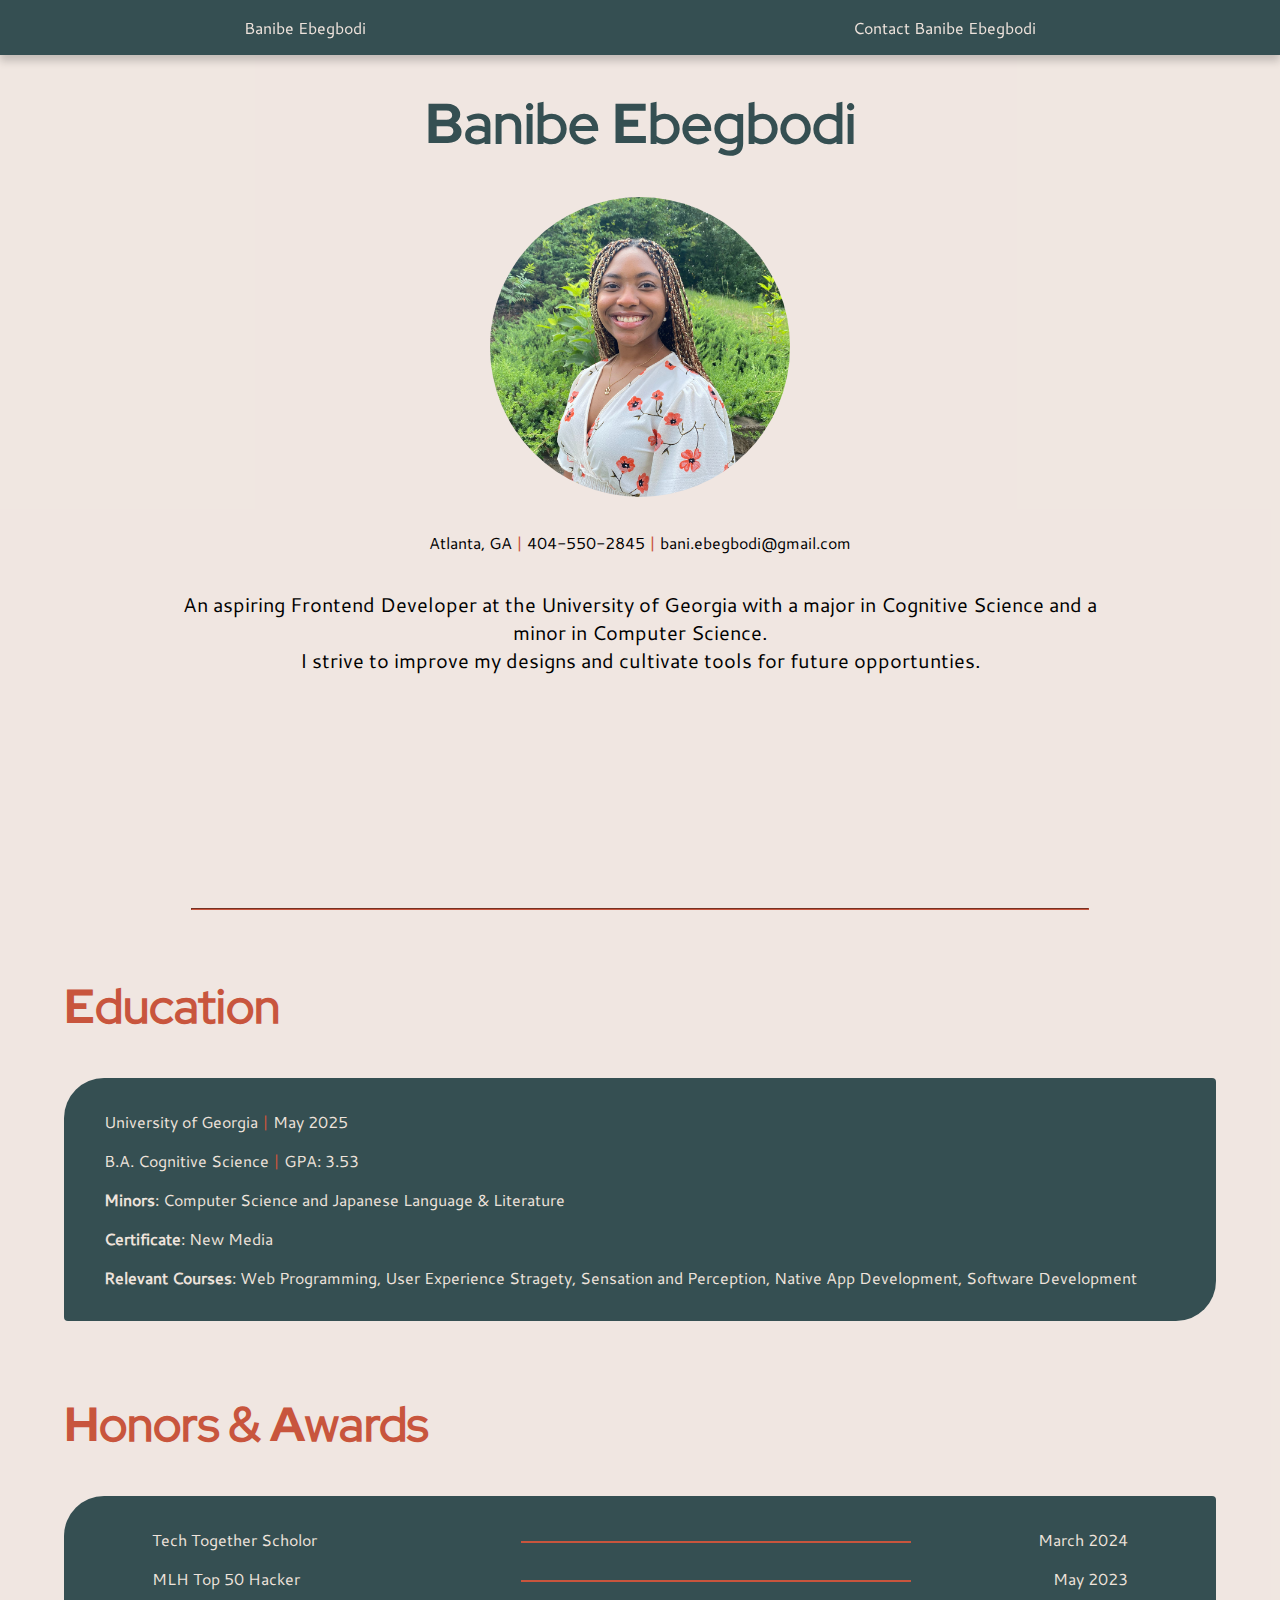
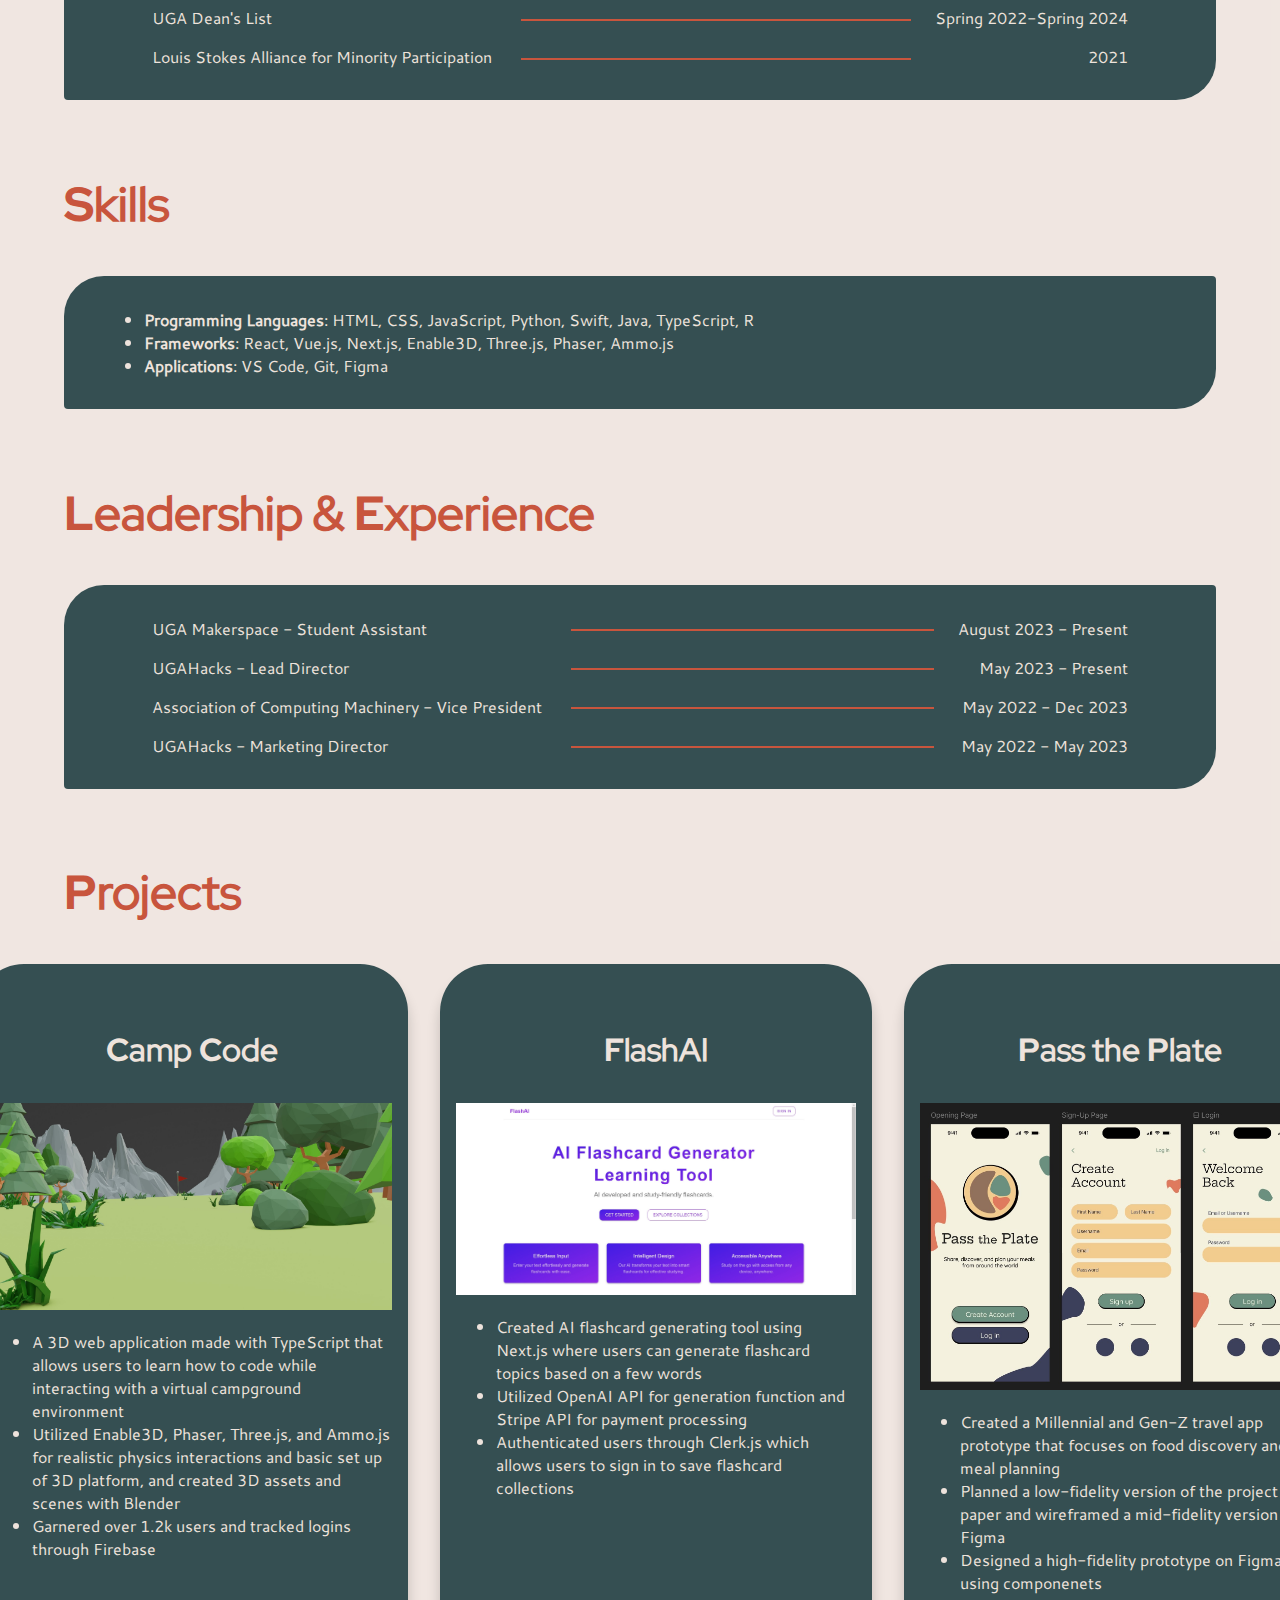
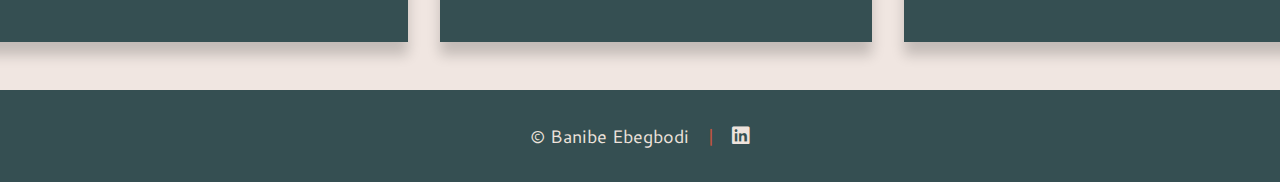
<file: index.html>
<!DOCTYPE html>
<html lang="en">
  <head>
    <meta charset="UTF-8" />
    <meta name="viewport" content="width=device-width, initial-scale=1.0" />
    <title>Banibe Ebegbodi</title>
    <meta
      name="description"
      content="Explore the online personal cover letter for University of Georgia student, Banibe Ebegbodi, created in her Web Development course."
    />
    <link rel="icon" href="images/be_logo.svg" type="image/x-icon" />
    <link
      rel="stylesheet"
      href="https://cdnjs.cloudflare.com/ajax/libs/font-awesome/6.0.0/css/all.min.css"
    />
    <link rel="stylesheet" href="css/style.css">
  </head>
  <body>
    <!--Navigation Bar-->
    <nav>
      <a href="#"><p>Banibe Ebegbodi</p></a>
      <a href="contact.html"><p>Contact Banibe Ebegbodi</p></a>
    </nav>
    <main>
      <!--Title Section-->
      <section class="splash">
        <h1><span style="font-family: 'Red Hat Display Bold'">B</span>anibe <span style="font-family: 'Red Hat Display Bold'">E</span>begbodi</h1>
        <img src="images/Profile.png" alt="Banibe Headshot" width="300" /><br/>
        <p id="address">
          Atlanta, GA <span style="color: #C8553D">|</span> 404-550-2845 <span style="color: #C8553D">|</span>
          <a href="mailto:bani.ebgebodi@gmail.com">bani.ebegbodi@gmail.com</a>
        </p>
        <p id="tagline">
          An aspiring Frontend Developer at the University of Georgia with a
          major in Cognitive Science and a minor in Computer Science. <br/>
          I strive to improve my designs and cultivate tools for future opportunties.
        </p><br/>
      </section>
      <hr id="border"/>
      <!--Education-->
      <section>
        <h2><span style="font-family: 'Red Hat Display Bold'">E</span>ducation</h2>
        <div class="education">
          <p>University of Georgia <span style="color:#C8553D">|</span> May 2025</p>
          <p>B.A. Cognitive Science <span style="color:#C8553D">|</span> GPA: 3.53</p>
          <p><strong>Minors</strong>: Computer Science and Japanese Language & Literature</p>
          <p><strong>Certificate</strong>: New Media</p>
          <p>
            <strong>Relevant Courses</strong>: Web Programming, User Experience Stragety, Sensation
            and Perception, Native App Development, Software Development
          </p>
        </div>
      </section>
      <!--Honors & Awards-->
      <section>
        <h2><span style="font-family: 'Red Hat Display Bold'">H</span>onors & <span style="font-family: 'Red Hat Display Bold'">A</span>wards</h2>
        <div class="honors">
          <dl>
            <dt>Tech Together Scholor</dt>
            <hr/>
            <dd>March 2024</dd>
            <dt>MLH Top 50 Hacker</dt>
            <hr/>
            <dd>May 2023</dd>
            <dt>UGA Dean's List</dt>
            <hr/>
            <dd>Spring 2022-Spring 2024</dd>
            <dt>Louis Stokes Alliance for Minority Participation</dt>
            <hr/>
            <dd>2021</dd>
          </dl>
        </div>
      </section>
      <!--Skills-->
      <section>
        <h2><span style="font-family: 'Red Hat Display Bold'">S</span>kills</h2>
        <div class="skills">
          <ul>
            <li>
              <strong>Programming Languages</strong>: HTML, CSS, JavaScript, Python, Swift, Java,
              TypeScript, R
            </li>
            <li><strong>Frameworks</strong>: React, Vue.js, Next.js, Enable3D, Three.js, Phaser, Ammo.js</li>
            <li><strong>Applications</strong>: VS Code, Git, Figma</li>
          </ul>
        </div>
      </section>
      <!--Leadership-->
      <section>
        <h2><span style="font-family: 'Red Hat Display Bold'">L</span>eadership & <span style="font-family: 'Red Hat Display Bold'">E</span>xperience</h2>
        <div class="leadership">
          <dl>
            <dt>
              <a
                href="https://www.libs.uga.edu/science/makerspace"
                target="_blank"
                >UGA Makerspace</a
              >
              - Student Assistant
            </dt>
            <hr/>
            <dd>August 2023 - Present</dd>
            <dt>
              <a href="https://ugahacks.com/" target="_blank">UGAHacks</a> - Lead
              Director
            </dt>
            <hr/>
            <dd>May 2023 - Present</dd>
            <dt>
              <a href="https://acm-uga.github.io/" target="_blank"
                >Association of Computing Machinery</a
              >
              - Vice President
            </dt>
            <hr/>
            <dd>May 2022 - Dec 2023</dd>
            <dt>
              <a href="https://ugahacks.com/" target="_blank">UGAHacks</a> -
              Marketing Director
            </dt>
            <hr/>
            <dd>May 2022 - May 2023</dd>
          </dl>
        </div>
      </section>
      <!--Projects-->
      <section>
        <h2><span style="font-family: 'Red Hat Display Bold'">P</span>rojects</h2>
        <div class="three-col">
          <div class="card">
            <a href="https://camp-code-official.vercel.app/" target="_blank"><h3><span style="font-family: 'Red Hat Display Bold'">C</span>amp <span style="font-family: 'Red Hat Display Bold'">C</span>ode</h3></a>
            <img src="images/camp_code_ss.jpg" />
            <ul>
              <li>A 3D web application made with TypeScript that allows users to learn how to code while interacting with a virtual campground environment</li>
              <li>Utilized Enable3D, Phaser, Three.js, and Ammo.js for realistic physics interactions and basic set up of 3D platform, and created 3D assets and scenes with Blender</li>
              <li>Garnered over 1.2k users and tracked logins through Firebase</li>
            </ul>
          </div>
          <div class="card">
            <a href="https://ai-flashcards-drab.vercel.app/" target="_blank"><h3><span style="font-family: 'Red Hat Display Bold'">F</span>lashAI</h3></a>
            <img src="images/vercel_flashcards.jpg" />
            <ul>
              <li>Created AI flashcard generating tool using Next.js where users can generate flashcard topics based on a few words</li>
              <li>Utilized OpenAI API for generation function and Stripe API for payment processing</li>
              <li>Authenticated users through Clerk.js which allows users to sign in to save flashcard collections</li>
            </ul>
          </div>
          <!-- Extra Project
          <a href="https://docs.google.com/presentation/d/13fNE0I9M6L77nOi6S0Nz7WphVO6quTZF4KuTTqN9p-E/edit?usp=sharing" target="_blank"><h3>Athens Access</h3></a>
          <ul>
            <li>
              Created a design system for a local Athens prototype centered on
              events and hotel discovery in a group of 4 on FigJam
            </li>
            <li>
              Wireframed mid-fidelity app on Figma and designed logo on Canva
            </li>
            <li>
              Tested high-fidelity prototype on 9 users using usability testing,
              product reaction cards, and system usability scale, followed by
              analysis
            </li>
          </ul>
        -->
          <div class="card">
            <a href="https://medium.com/@bani-ebegbodi/pass-the-plate-a-travel-app-focusing-on-food-discovery-planning-35b7f0db4d08" target="_blank"><h3><span style="font-family: 'Red Hat Display Bold'">P</span>ass the <span style="font-family: 'Red Hat Display Bold'">P</span>late</h3></a>
            <img src="images/pass_the_plate_ss.jpg" />
            <ul>
              <li>Created a Millennial and Gen-Z travel app prototype that focuses on food discovery and meal planning</li>
              <li>Planned a low-fidelity version of the project on paper and wireframed a mid-fidelity version on Figma</li>
              <li>Designed a high-fidelity prototype on Figma using componenets</li>
            </ul>
          </div>
        </div>
      </section>
      <!--Footer-->
      <footer>
        <p><a href="contact.html" target="_blank">© Banibe Ebegbodi</a></p>
        <p>|</p>
        <a href="https://www.linkedin.com/in/bani-ebegbodi/" target="_blank"
          ><i class="fa-brands fa-linkedin fa-lg"></i
        ></a>
      </footer>
    </main>
  </body>
</html>
</file>
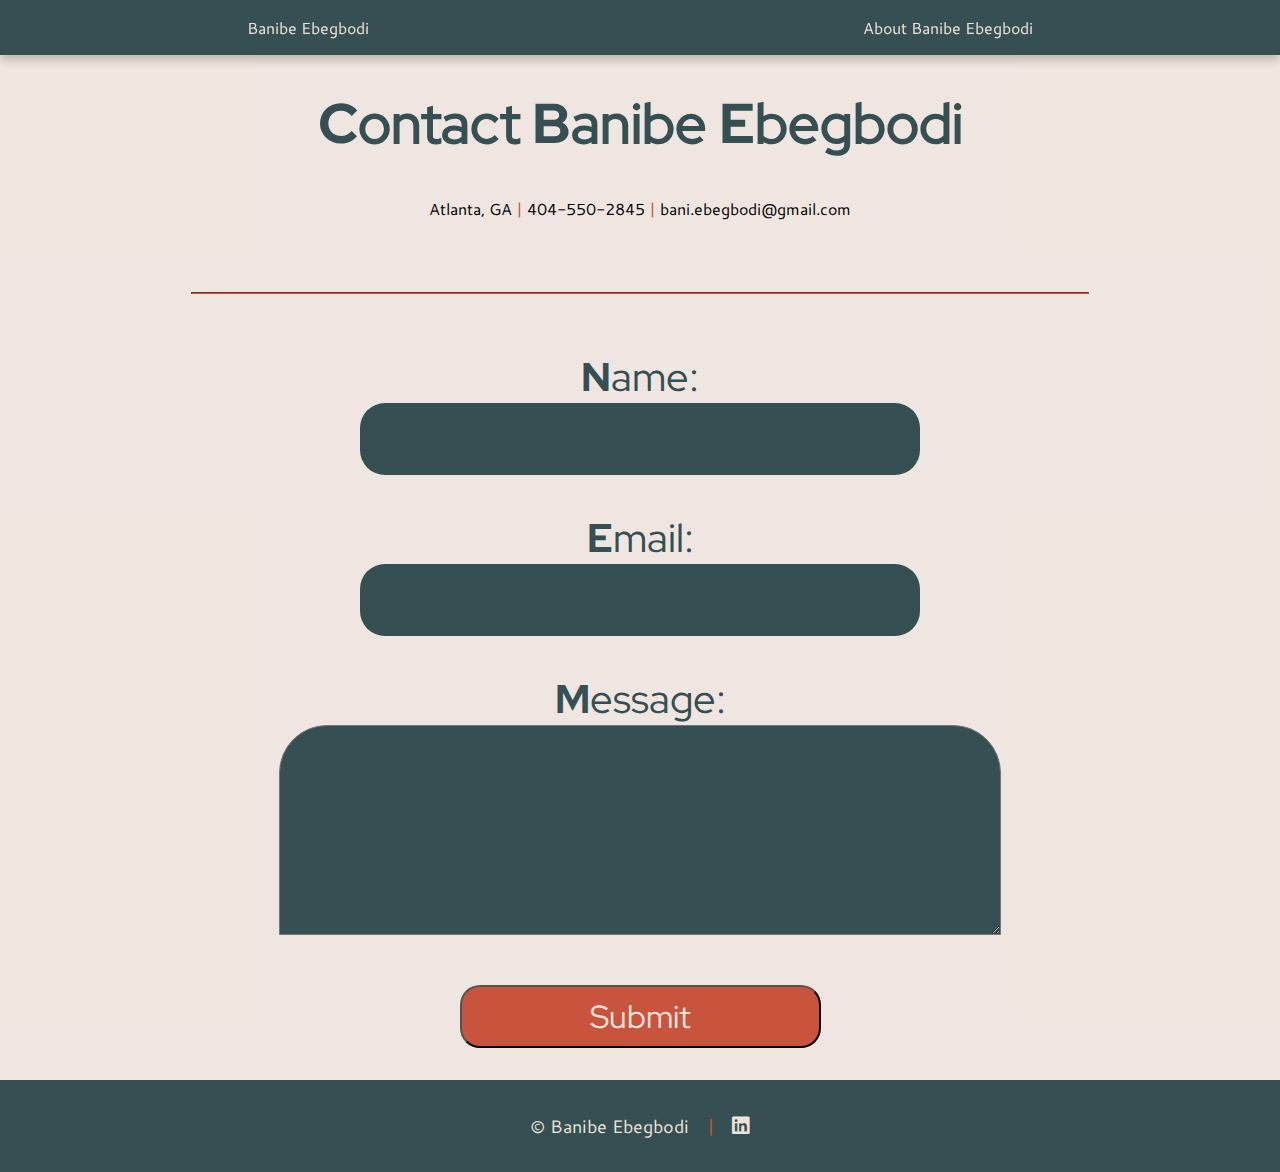
<file: contact.html>
<!DOCTYPE html>
<html lang="en">
  <head>
    <meta charset="UTF-8" />
    <meta name="viewport" content="width=device-width, initial-scale=1.0" />
    <title>Contact Banibe Ebegbodi</title>
    <link rel="icon" href="images/be_logo.svg" type="image/x-icon" />
    <link
      rel="stylesheet"
      href="https://cdnjs.cloudflare.com/ajax/libs/font-awesome/6.0.0/css/all.min.css"
    />
    <link rel="stylesheet" href="css/style.css">
  </head>
  <body>
    <!--Nav Bar-->
    <nav>
      <a href="#"><p>Banibe Ebegbodi</p></a>
      <a href="index.html"><p>About Banibe Ebegbodi</p></a>
    </nav>
    <section class="contact_head">
      <h1><span style="font-family: 'Red Hat Display Bold'">C</span>ontact <span style="font-family: 'Red Hat Display Bold'">B</span>anibe <span style="font-family: 'Red Hat Display Bold'">E</span>begbodi</h1>
      <p>
        Atlanta, GA <span style="color: #C8553D">|</span> 404-550-2845 <span style="color: #C8553D">|</span>
        <a href="mailto:bani.ebgebodi@gmail.com">bani.ebegbodi@gmail.com</a>
      </p>
    </section>
    <hr id="border"/>
    <!--Form-->
    <form class="one-col" action="mailto:bani.ebegbodi@gmail.com" method="post">
      <label for="name"><span style="font-family: 'Red Hat Display Bold'">N</span>ame:</label>
      <input type="text" name="name" id="name" /><br /><br>
      <label for="email"><span style="font-family: 'Red Hat Display Bold'">E</span>mail:</label>
      <input type="email" name="email" id="email" /><br /><br>
      <label for="message"><span style="font-family: 'Red Hat Display Bold'">M</span>essage:</label>
      <textarea id="message" name="message" rows="4" cols="50"></textarea><br>
      <input id="submit" type="submit" />
    </form>
    <!--Footer-->
    <footer>
      <p><a href="index.html" target="_blank">© Banibe Ebegbodi</a></p>
      <p>|</p>
        <a href="https://www.linkedin.com/in/bani-ebegbodi/" target="_blank"
          ><i class="fa-brands fa-linkedin fa-lg"></i
        ></a>
    </footer>
  </body>
</html>
</file>
<file: css/style.css>
html, body {
    margin: 0;
    background-color: #eee3dca0;
    overflow-x: hidden;
}

nav {
    background-color: #354F52;
    display: flex;
    justify-content: space-around;
    position: fixed;
    top: 0;
    width: 100%;
    box-shadow: 0em 0.4em 0.5em rgba(0, 0, 0, 0.189);
    p {
        font-family: "Cantarell";
    }

    a:link, a:visited {
        color: #EEE3DC; 
        text-decoration: none;
    }

    a:hover {
        color: #eee3dcb7;
        text-decoration: none;
    }
}

@font-face {
    font-family: "Cantarell";
    src: url(fonts/Cantarell/Cantarell-Regular.ttf);
}

footer {
    background-color: #354F52;
    display: flex;
    justify-content: center;
    align-items: center;
    padding: 1em 2em;
    
    p {
        font-family: "Cantarell";
        font-size: 1.1em;
        color: #C8553D;
        margin-right: 1em;
    }

    a:link, a:visited {
        color: #EEE3DC; 
        text-decoration: none;
    }

    a:hover {
        color: #eee3dcb7;
        text-decoration: none;
    }
}

/*splash page */

.splash {
    display: flex;
    flex-direction: column;
    align-items: center;
    text-align: center;
    padding: 3rem 10rem;
    width: 100vw; 
    height: 100vh; 
    overflow-x: hidden;
    overflow-y: auto;
    box-sizing: border-box; 

    img {
        border-radius: 50%;
        transition: transform 0.5s;
    }

    a:link, a:visited {
        color: black; 
        text-decoration: none;
    }

    a:hover {
        color: #C8553D;
        text-decoration: none;
    }
}

.splash img:hover {
    transform: scale(1.02);
    box-shadow: 0.5em 0.5em 0.5em rgba(0, 0, 0, 0.189);
}

@font-face {
    font-family: "Red Hat Display Reg";
    src: url(fonts/Red_Hat_Display/static/RedHatDisplay-Regular.ttf);
}

@font-face {
    font-family: "Red Hat Display Bold";
    src: url(fonts/Red_Hat_Display/static/RedHatDisplay-Bold.ttf);
}

h1 {
    font-family: "Red Hat Display Reg";
    color: #354F52; 
    font-size: 3.5rem;
}

h2 {
    font-family: "Red Hat Display Reg";
    color: #C8553D; 
    font-size: 3rem;
}

h3 {
    font-family: "Red Hat Display Reg";
    font-size: 2rem;
    text-align: center;
}

p, li, dl {
    font-family: "Cantarell";
}

#address {
    font-size: 1rem;
}

#tagline {
    font-size: 1.25rem;
}

#border {
    border-color:#C8553D;
    width: 70%;
}

/* sections */

section {
    padding: 1rem 4rem;
}

.education, .honors, .skills, .leadership {
    background-color:#354F52;
    padding: 1rem 2.5rem;
    border-radius: 40px 4px;
    color:#EEE3DC;
}

.honors, .leadership {
    /* Add hr line between award and date and algn respective on each side  */
    dl {
        display: grid;
        grid-template-columns: auto 2fr auto;
        gap: 1rem;
        margin-left: 3em;
        margin-right: 3em;
    }

    dt {
        text-align: left;
    }

    dd {
        text-align: right;
    }

    hr {
        border-color:#C8553D;
        flex-grow: 1;
        height: 1.4px;
        background-color: #C8553D;
        margin: 0.8rem -2rem 0rem 0.8rem;
        border: none;
        max-width: auto;
    }
}

.leadership {
    a:link, a:visited {
        color: #EEE3DC; 
        text-decoration: none;
    }

    a:hover {
        color: #eee3dcb7;
        text-decoration: none;
    }
}

/* Projects */

.three-col {
    display: grid;
    grid-template-columns: 1fr 1fr 1fr;
    padding-bottom: 2rem;
    justify-content: center;
}

.card {
    background-color:#354F52;
    border-radius: 3rem 3rem 0rem 0rem;
    color: #EEE3DC;
    padding: 2rem 1rem;
    margin-left: 2rem;
    box-shadow: 0em 0.8em 0.8em rgba(0, 0, 0, 0.189);
    transition: transform 0.3s;

    a:link, a:visited {
        color: #EEE3DC; 
        text-decoration: none;
    }

    a:hover {
        color: #eee3dcb7;
        text-decoration: none;
    }

    img {
        width: 25rem;
    }
}

.three-col .card:hover {
    transform: scale(1.02);
    box-shadow: 0em 1em 1em rgba(0, 0, 0, 0.189);
}

/* Contact page styling */


.contact_head {
    text-align: center;
    padding: 3rem 10rem;

    a:link, a:visited {
        color: black; 
        text-decoration: none;
    }

    a:hover {
        color: #C8553D;
        text-decoration: none;
    }
    
}

.one-col {
    display: flex;
    flex-direction: column;
    align-items: center;
    padding-top: 3rem;
}

label {
    font-family: "Red Hat Display Reg";
    color: #354F52; 
    font-size: 2.5rem;
}


#name, #email {
    width: 30rem;
    height: 2.5rem;
    padding: 1rem 2.5rem;
    border-radius: 25px;
    border: none;
    background-color: #354F52;
    color:#EEE3DC;
    text-align: center;
    font-family: "Cantarell";
    font-size: 1.5rem;
}

#message {
    width: 40rem;
    height: 10rem;
    background-color: #354f52;
    color:#EEE3DC;
    font-family: "Cantarell";
    font-size: 1rem;
    padding: 1.5rem 2.5rem;
    border-radius: 3rem 3rem 0rem 0rem;
}

#submit {
    font-family: "Red Hat Display Reg";
    font-size: 2rem;
    color:#EEE3DC;
    border-radius: 20px;
    outline: none;
    padding: 0.5rem 8rem;
    background-color: #c8543d;
    margin: 2rem;
    transition: transform 0.5s;
}

#submit:hover {
    transform: scale(1.02);
    box-shadow: 0em 0.4em 0.4em rgba(0, 0, 0, 0.189);
}
</file>
